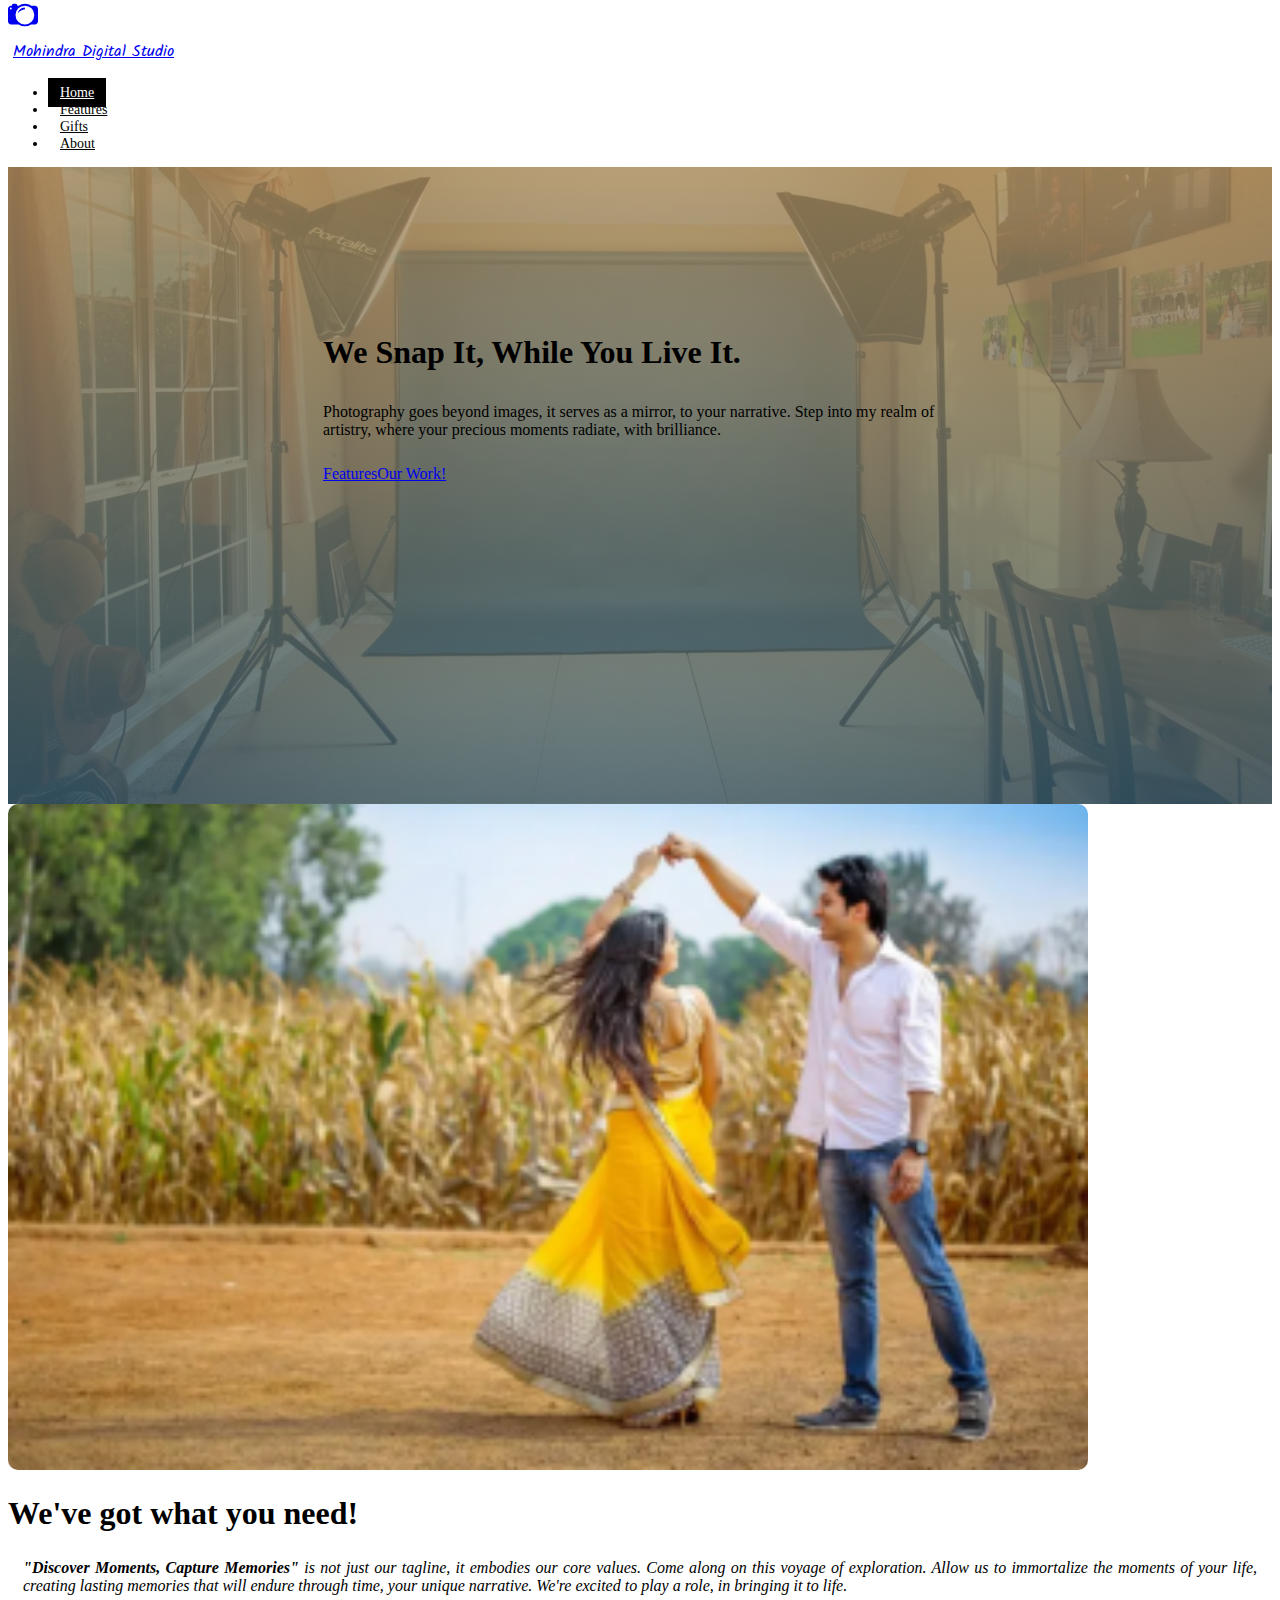
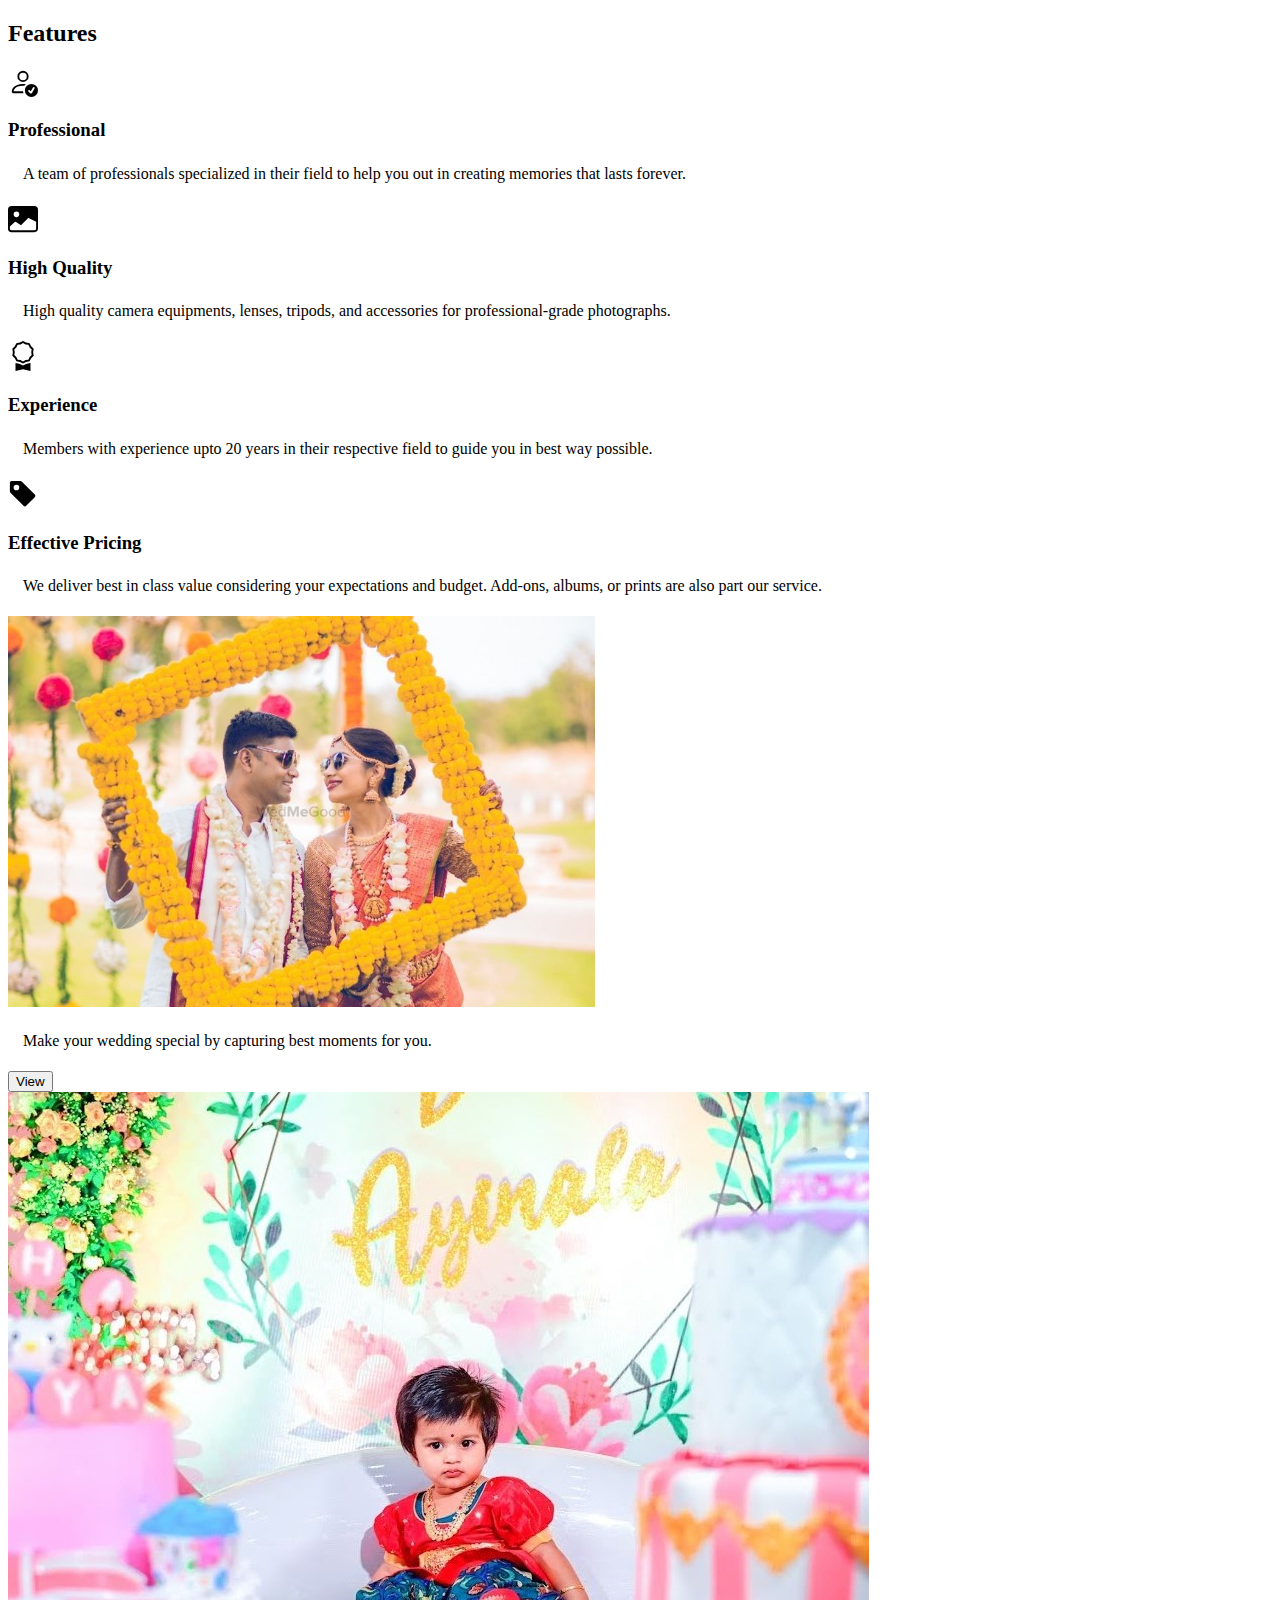
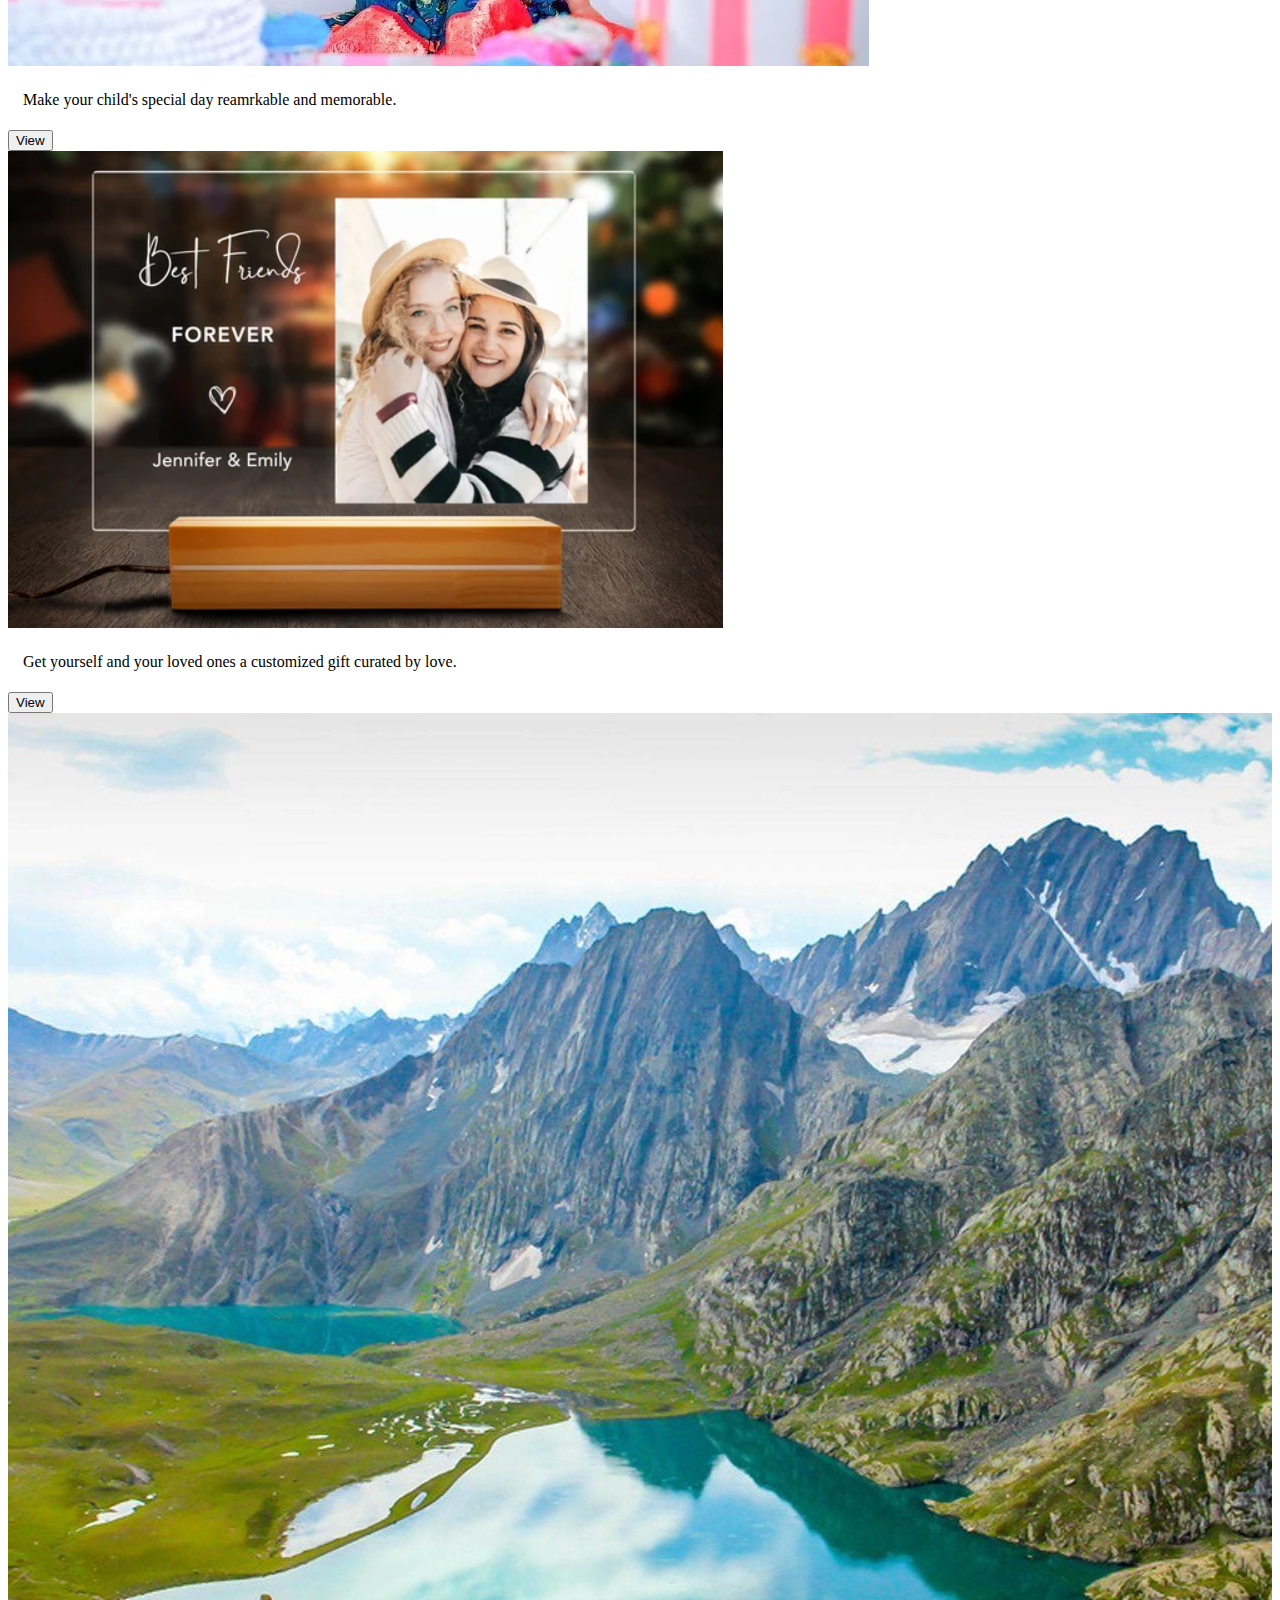
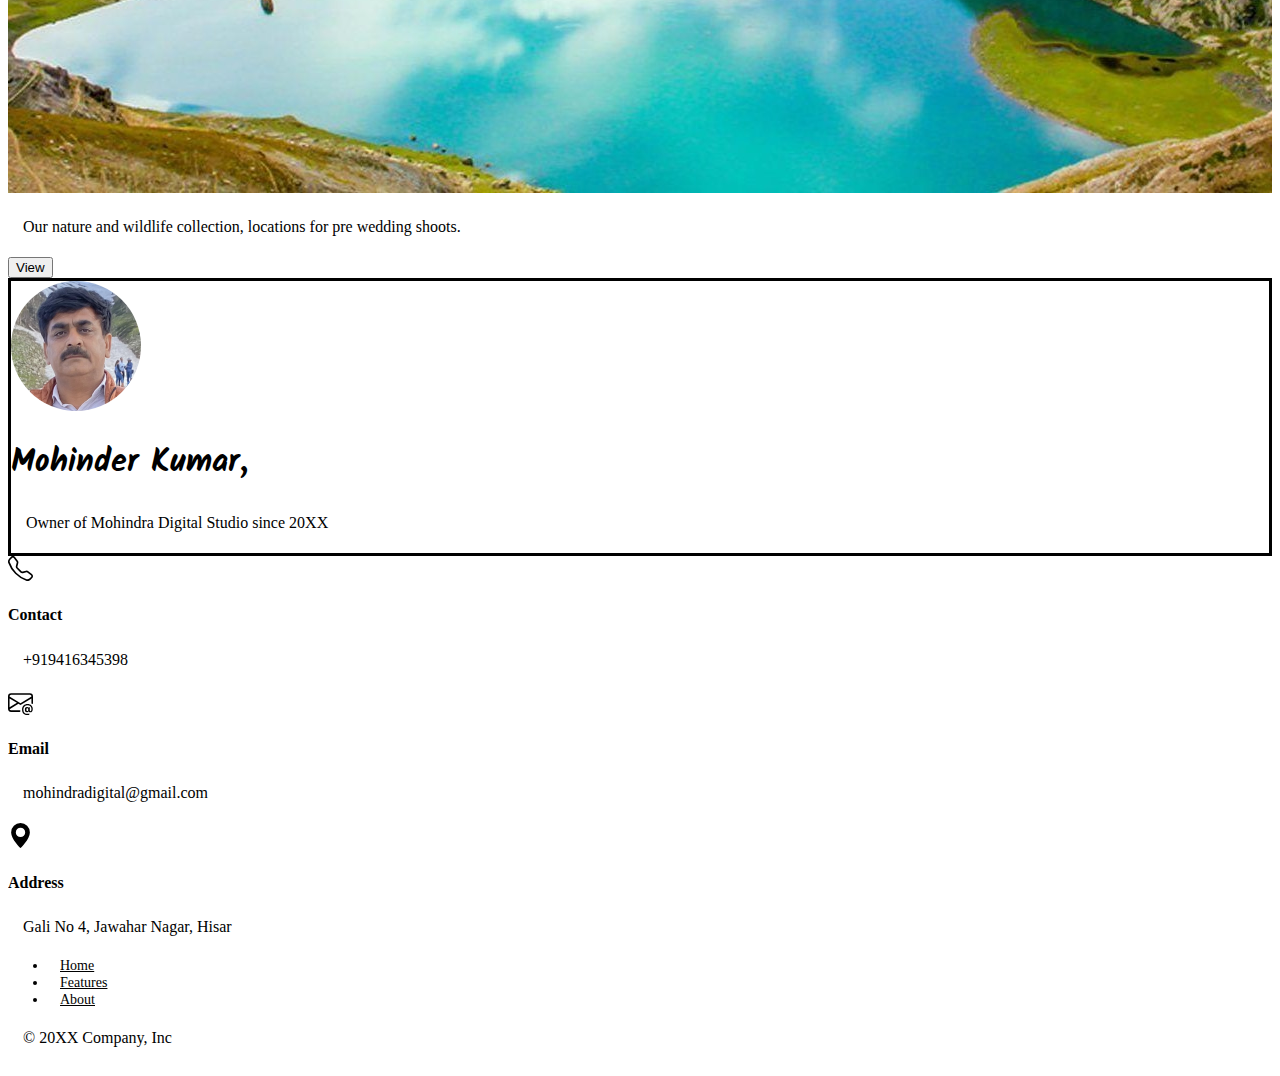
<file: 1.1 Landing Page/index.html>
<!DOCTYPE html>
<html lang="en">

<head>
  <meta charset="UTF-8">
  <meta name="viewport" content="width=device-width, initial-scale=1.0">
  <title>Mohindra Digital Studio</title>
  <link href="https://cdn.jsdelivr.net/npm/bootstrap@5.3.1/dist/css/bootstrap.min.css" rel="stylesheet"
    integrity="sha384-4bw+/aepP/YC94hEpVNVgiZdgIC5+VKNBQNGCHeKRQN+PtmoHDEXuppvnDJzQIu9" crossorigin="anonymous">
  <link rel="preconnect" href="https://fonts.googleapis.com">
  <link rel="preconnect" href="https://fonts.gstatic.com" crossorigin>
  <link href="https://fonts.googleapis.com/css2?family=Kalam&display=swap" rel="stylesheet">
  <link rel="stylesheet" href="style.css">
</head>

<body>
  <!-- NavBar -->

  <header class="d-flex flex-wrap justify-content-between py-3 border-bottom px-3">
    <a href="#home" class="d-flex align-items-center mb-md-0 me-md-auto link-body-emphasis text-decoration-none">
      <svg xmlns="http://www.w3.org/2000/svg" width="30" height="30" fill="currentColor" class="bi bi-camera2 mds-svg"
        viewBox="0 0 16 16">
        <path d="M5 8c0-1.657 2.343-3 4-3V4a4 4 0 0 0-4 4z" />
        <path
          d="M12.318 3h2.015C15.253 3 16 3.746 16 4.667v6.666c0 .92-.746 1.667-1.667 1.667h-2.015A5.97 5.97 0 0 1 9 14a5.972 5.972 0 0 1-3.318-1H1.667C.747 13 0 12.254 0 11.333V4.667C0 3.747.746 3 1.667 3H2a1 1 0 0 1 1-1h1a1 1 0 0 1 1 1h.682A5.97 5.97 0 0 1 9 2c1.227 0 2.367.368 3.318 1zM2 4.5a.5.5 0 1 0-1 0 .5.5 0 0 0 1 0zM14 8A5 5 0 1 0 4 8a5 5 0 0 0 10 0z" />
      </svg>
      <p class="fs-5 mds">Mohindra Digital Studio</p>
    </a>

    <ul class="nav nav-pills">
      <li class="nav-item home"><a href="#" class="nav-link active" aria-current="page">Home</a></li>
      <li class="nav-item features"><a href="#features" class="nav-link">Features</a></li>
      <li class="nav-item gifts"><a href="#" class="nav-link">Gifts</a></li>
      <li class="nav-item about"><a href="#about" class="nav-link">About</a></li>
    </ul>
  </header>

  <!-- Home  -->

  <div id="home" class="cover-container d-flex w-100 h-100 p-3 mx-auto flex-column">
    <main class="px-3">
      <div class="text-back">
        <h1>We Snap It, While You Live It.</h1>
        <p class="lead fs-4">Photography goes beyond images, it serves as a mirror, to your narrative. Step into my
          realm of
          artistry, where your precious moments radiate, with brilliance.</p>
        <p class="lead">
          <a href="#features" class="btn btn-lg btn-dark fw-bold border-black bg-black btn-right mx-2">Features</a>
          <a href="#our-work" class="btn btn-lg btn-dark fw-bold border-black bg-black btn-right mx-2">Our Work!</a>
        </p>
      </div>
    </main>
  </div>

  <!-- Motive -->

  <div class="container col-xxl-10 px-2 py-5">
    <div class="row flex-lg-row-reverse align-items-center g-5 py-2">
      <div class="col-10 col-sm-8 col-lg-6">
        <img src="./images/couple.png" class="d-block mx-lg-auto img-fluid couple-image mx-2" alt="couple"
          height="666px" width="1080px" loading="lazy">
      </div>
      <div class="col-lg-6">
        <h1 class="display-5 fw-bold text-body-emphasis lh-1 mb-3 ms-2">We've got what you need!</h1>
        <p class="fs-5 tagline-para mx-3"><b>"Discover Moments, Capture Memories"</b> is not just our tagline, it
          embodies
          our core values. Come along on this voyage of exploration. Allow us to immortalize the moments of your life,
          creating lasting memories that will endure through time, your unique narrative. We're excited to play a role,
          in bringing it to life.</p>
      </div>
    </div>
  </div>

  <!-- Features -->

  <div id="features" class="mx-4 px-4 py-5" id="hanging-icons">
    <h2 class="pb-2 border-bottom">Features</h2>
    <div class="row g-4 py-5 row-cols-1 row-cols-lg-4 row-cols-md-2">
      <div class="col d-flex align-items-start">
        <div
          class="text-body-emphasis bg-body-secondary d-inline-flex align-items-center justify-content-center fs-4 flex-shrink-0 me-3">
          <svg xmlns="http://www.w3.org/2000/svg" width="30" height="30" fill="currentColor" class="bi bi-person-check"
            viewBox="0 0 16 16">
            <path
              d="M12.5 16a3.5 3.5 0 1 0 0-7 3.5 3.5 0 0 0 0 7Zm1.679-4.493-1.335 2.226a.75.75 0 0 1-1.174.144l-.774-.773a.5.5 0 0 1 .708-.708l.547.548 1.17-1.951a.5.5 0 1 1 .858.514ZM11 5a3 3 0 1 1-6 0 3 3 0 0 1 6 0ZM8 7a2 2 0 1 0 0-4 2 2 0 0 0 0 4Z" />
            <path
              d="M8.256 14a4.474 4.474 0 0 1-.229-1.004H3c.001-.246.154-.986.832-1.664C4.484 10.68 5.711 10 8 10c.26 0 .507.009.74.025.226-.341.496-.65.804-.918C9.077 9.038 8.564 9 8 9c-5 0-6 3-6 4s1 1 1 1h5.256Z" />
          </svg>
        </div>
        <div>
          <h3 class="fs-2 text-body-emphasis">Professional</h3>
          <p>A team of professionals specialized in their field to help you out in creating memories that lasts forever.
          </p>
        </div>
      </div>
      <div class="col d-flex align-items-start">
        <div
          class="icon-square text-body-emphasis bg-body-secondary d-inline-flex align-items-center justify-content-center fs-4 flex-shrink-0 me-3">
          <svg xmlns="http://www.w3.org/2000/svg" width="30" height="30" fill="currentColor" class="bi bi-image-fill"
            viewBox="0 0 16 16">
            <path
              d="M.002 3a2 2 0 0 1 2-2h12a2 2 0 0 1 2 2v10a2 2 0 0 1-2 2h-12a2 2 0 0 1-2-2V3zm1 9v1a1 1 0 0 0 1 1h12a1 1 0 0 0 1-1V9.5l-3.777-1.947a.5.5 0 0 0-.577.093l-3.71 3.71-2.66-1.772a.5.5 0 0 0-.63.062L1.002 12zm5-6.5a1.5 1.5 0 1 0-3 0 1.5 1.5 0 0 0 3 0z" />
          </svg>
        </div>
        <div>
          <h3 class="fs-2 text-body-emphasis">High Quality</h3>
          <p>High quality camera equipments, lenses, tripods, and accessories for professional-grade photographs.</p>
        </div>
      </div>
      <div class="col d-flex align-items-start">
        <div
          class="icon-square text-body-emphasis bg-body-secondary d-inline-flex align-items-center justify-content-center fs-4 flex-shrink-0 me-3">
          <svg xmlns="http://www.w3.org/2000/svg" width="30" height="30" fill="currentColor" class="bi bi-award"
            viewBox="0 0 16 16">
            <path
              d="M9.669.864 8 0 6.331.864l-1.858.282-.842 1.68-1.337 1.32L2.6 6l-.306 1.854 1.337 1.32.842 1.68 1.858.282L8 12l1.669-.864 1.858-.282.842-1.68 1.337-1.32L13.4 6l.306-1.854-1.337-1.32-.842-1.68L9.669.864zm1.196 1.193.684 1.365 1.086 1.072L12.387 6l.248 1.506-1.086 1.072-.684 1.365-1.51.229L8 10.874l-1.355-.702-1.51-.229-.684-1.365-1.086-1.072L3.614 6l-.25-1.506 1.087-1.072.684-1.365 1.51-.229L8 1.126l1.356.702 1.509.229z" />
            <path d="M4 11.794V16l4-1 4 1v-4.206l-2.018.306L8 13.126 6.018 12.1 4 11.794z" />
          </svg>
        </div>
        <div>
          <h3 class="fs-2 text-body-emphasis">Experience</h3>
          <p>Members with experience upto 20 years in their respective field to guide you in best way possible.</p>
        </div>
      </div>
      <div class="col d-flex align-items-start">
        <div
          class="icon-square text-body-emphasis bg-body-secondary d-inline-flex align-items-center justify-content-center fs-4 flex-shrink-0 me-3">
          <svg xmlns="http://www.w3.org/2000/svg" width="30" height="30" fill="currentColor" class="bi bi-tag-fill"
            viewBox="0 0 16 16">
            <path
              d="M2 1a1 1 0 0 0-1 1v4.586a1 1 0 0 0 .293.707l7 7a1 1 0 0 0 1.414 0l4.586-4.586a1 1 0 0 0 0-1.414l-7-7A1 1 0 0 0 6.586 1H2zm4 3.5a1.5 1.5 0 1 1-3 0 1.5 1.5 0 0 1 3 0z" />
          </svg>
        </div>
        <div>
          <h3 class="fs-2 text-body-emphasis">Effective Pricing</h3>
          <p>We deliver best in class value considering your expectations and budget. Add-ons, albums, or prints are
            also part our service.</p>
        </div>
      </div>
    </div>
  </div>


  <!-- Our Work -->

  <div id="our-work" class="mx-4">
    <div class="row row-cols-1 row-cols-sm-2 row-cols-md-4 g-3">

      <div class="col">
        <div class="card shadow-sm">
          <img src="./images/wedding.png" alt="">
          <div class="card-body">
            <p class="card-text">Make your wedding special by capturing best moments for you.</p>
            <div class="d-flex justify-content-between align-items-center">
              <div class="btn-group">
                <button type="button" class="btn btn-sm btn-outline-secondary">View</button>
              </div>
            </div>
          </div>
        </div>
      </div>

      <div class="col">
        <div class="card shadow-sm">
          <img src="./images/bday.jpg" alt="birthday">
          <div class="card-body">
            <p class="card-text">Make your child's special day reamrkable and memorable.</p>
            <div class="d-flex justify-content-between align-items-center">
              <div class="btn-group">
                <button type="button" class="btn btn-sm btn-outline-secondary">View</button>
              </div>
            </div>
          </div>
        </div>
      </div>

      <div class="col">
        <div class="card shadow-sm">
          <img src="./images/gift.png" alt="">
          <div class="card-body">
            <p class="card-text">Get yourself and your loved ones a customized gift curated by love.</p>
            <div class="d-flex justify-content-between align-items-center">
              <div class="btn-group">
                <button type="button" class="btn btn-sm btn-outline-secondary">View</button>
              </div>
            </div>
          </div>
        </div>
      </div>

      <div class="col">
        <div class="card shadow-sm">
          <img src="./images/nature.jpg" alt="">
          <div class="card-body">
            <p class="card-text">Our nature and wildlife collection, locations for pre wedding shoots.</p>
            <div class="d-flex justify-content-between align-items-center">
              <div class="btn-group">
                <button type="button" class="btn btn-sm btn-outline-secondary">View</button>
              </div>
            </div>
          </div>
        </div>
      </div>
    </div>
  </div>

  <!-- About -->

  <div id="about" class="my-2 py-5">
    <div class="pt-5 pb-3 text-center bg-body-tertiary rounded-5">
      <div class="apply-border rounded-5 py-3 mx-3 my-4 bg-white">
        <img class="owner" src="./images/mohinder.png" alt="Mohinder Kumar">
        <h1 class="text-body-emphasis owner-info mt-4">Mohinder Kumar,</h1>
        <p class="col-lg-8 mx-auto fs-5 text-muted">
          Owner of Mohindra Digital Studio since 20XX
        </p>
      </div>
      <div class="mx-4 bg-body-tertiary rounded-3">


        <div class="flex-column">
          <div class="d-inline-flex align-items-center justify-content-center fs-4 rounded-3 my-2">
            <svg xmlns="http://www.w3.org/2000/svg" width="25" height="25" fill="currentColor" class="bi bi-telephone"
              viewBox="0 0 16 16">
              <path
                d="M3.654 1.328a.678.678 0 0 0-1.015-.063L1.605 2.3c-.483.484-.661 1.169-.45 1.77a17.568 17.568 0 0 0 4.168 6.608 17.569 17.569 0 0 0 6.608 4.168c.601.211 1.286.033 1.77-.45l1.034-1.034a.678.678 0 0 0-.063-1.015l-2.307-1.794a.678.678 0 0 0-.58-.122l-2.19.547a1.745 1.745 0 0 1-1.657-.459L5.482 8.062a1.745 1.745 0 0 1-.46-1.657l.548-2.19a.678.678 0 0 0-.122-.58L3.654 1.328zM1.884.511a1.745 1.745 0 0 1 2.612.163L6.29 2.98c.329.423.445.974.315 1.494l-.547 2.19a.678.678 0 0 0 .178.643l2.457 2.457a.678.678 0 0 0 .644.178l2.189-.547a1.745 1.745 0 0 1 1.494.315l2.306 1.794c.829.645.905 1.87.163 2.611l-1.034 1.034c-.74.74-1.846 1.065-2.877.702a18.634 18.634 0 0 1-7.01-4.42 18.634 18.634 0 0 1-4.42-7.009c-.362-1.03-.037-2.137.703-2.877L1.885.511z">
              </path>
            </svg>
            <h4 class="fw-semibold mb-0 text-body-emphasis mx-4">Contact</h4>
          </div>
          <p class="text-body-secondary">+919416345398</p>
        </div>
        <div class="flex-column">
          <div class="d-inline-flex align-items-center justify-content-center fs-4 rounded-3 my-2">
            <svg xmlns="http://www.w3.org/2000/svg" width="25" height="25" fill="currentColor" class="bi bi-envelope-at"
              viewBox="0 0 16 16">
              <path
                d="M2 2a2 2 0 0 0-2 2v8.01A2 2 0 0 0 2 14h5.5a.5.5 0 0 0 0-1H2a1 1 0 0 1-.966-.741l5.64-3.471L8 9.583l7-4.2V8.5a.5.5 0 0 0 1 0V4a2 2 0 0 0-2-2H2Zm3.708 6.208L1 11.105V5.383l4.708 2.825ZM1 4.217V4a1 1 0 0 1 1-1h12a1 1 0 0 1 1 1v.217l-7 4.2-7-4.2Z">
              </path>
              <path
                d="M14.247 14.269c1.01 0 1.587-.857 1.587-2.025v-.21C15.834 10.43 14.64 9 12.52 9h-.035C10.42 9 9 10.36 9 12.432v.214C9 14.82 10.438 16 12.358 16h.044c.594 0 1.018-.074 1.237-.175v-.73c-.245.11-.673.18-1.18.18h-.044c-1.334 0-2.571-.788-2.571-2.655v-.157c0-1.657 1.058-2.724 2.64-2.724h.04c1.535 0 2.484 1.05 2.484 2.326v.118c0 .975-.324 1.39-.639 1.39-.232 0-.41-.148-.41-.42v-2.19h-.906v.569h-.03c-.084-.298-.368-.63-.954-.63-.778 0-1.259.555-1.259 1.4v.528c0 .892.49 1.434 1.26 1.434.471 0 .896-.227 1.014-.643h.043c.118.42.617.648 1.12.648Zm-2.453-1.588v-.227c0-.546.227-.791.573-.791.297 0 .572.192.572.708v.367c0 .573-.253.744-.564.744-.354 0-.581-.215-.581-.8Z">
              </path>
            </svg>
            <h4 class="fw-semibold mb-0 text-body-emphasis mx-4">Email</h4>
          </div>
          <p class="text-body-secondary">mohindradigital@gmail.com</p>
        </div>
        <div class="flex-column">
          <div class="d-inline-flex align-items-center justify-content-center fs-4 rounded-3 my-2">
            <svg xmlns="http://www.w3.org/2000/svg" width="25" height="25" fill="currentColor" class="bi bi-geo-alt-fill" viewBox="0 0 16 16">
              <path d="M8 16s6-5.686 6-10A6 6 0 0 0 2 6c0 4.314 6 10 6 10zm0-7a3 3 0 1 1 0-6 3 3 0 0 1 0 6z"/>
            </svg>
            <h4 class="fw-semibold mb-0 text-body-emphasis mx-4">Address</h4>
          </div>
          <p class="text-body-secondary">Gali No 4, Jawahar Nagar, Hisar</p>
        </div>
      </div>
    </div>
  </div>

  <!-- Footer -->

  <div>
    <footer class="py-2 my-2">
      <ul class="nav justify-content-center border-bottom pb-3 mb-3">
        <li class="nav-item"><a href="#home" class="nav-link px-2 text-body-secondary">Home</a></li>
        <li class="nav-item"><a href="#features" class="nav-link px-2 text-body-secondary">Features</a></li>
        <li class="nav-item"><a href="#about" class="nav-link px-2 text-body-secondary">About</a></li>
      </ul>
      <p class="text-center text-body-secondary">© 20XX Company, Inc</p>
    </footer>
  </div>

  <!-- <script src="https://cdn.jsdelivr.net/npm/bootstrap@5.3.1/dist/js/bootstrap.bundle.min.js" integrity="sha384-HwwvtgBNo3bZJJLYd8oVXjrBZt8cqVSpeBNS5n7C8IVInixGAoxmnlMuBnhbgrkm" crossorigin="anonymous"></script>
      <script src="index.js"></script> -->
</body>

</html>
</file>
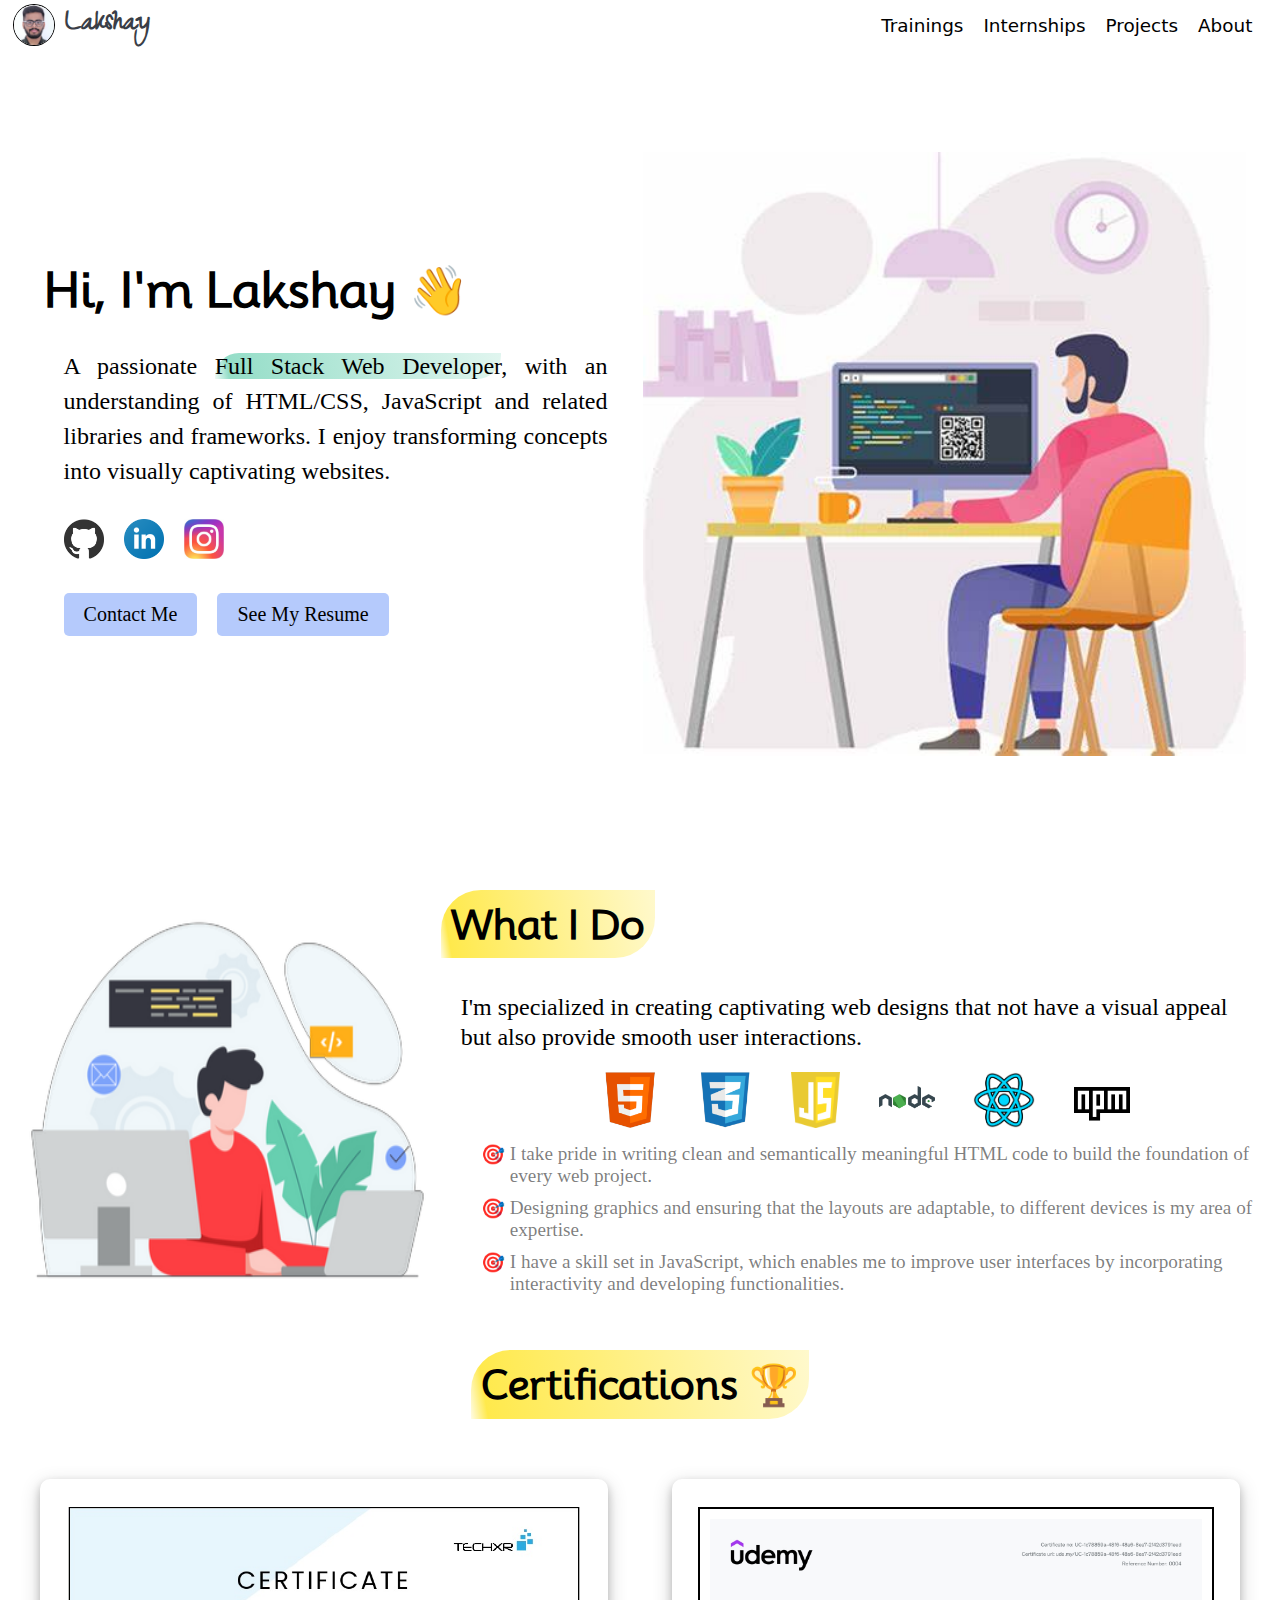
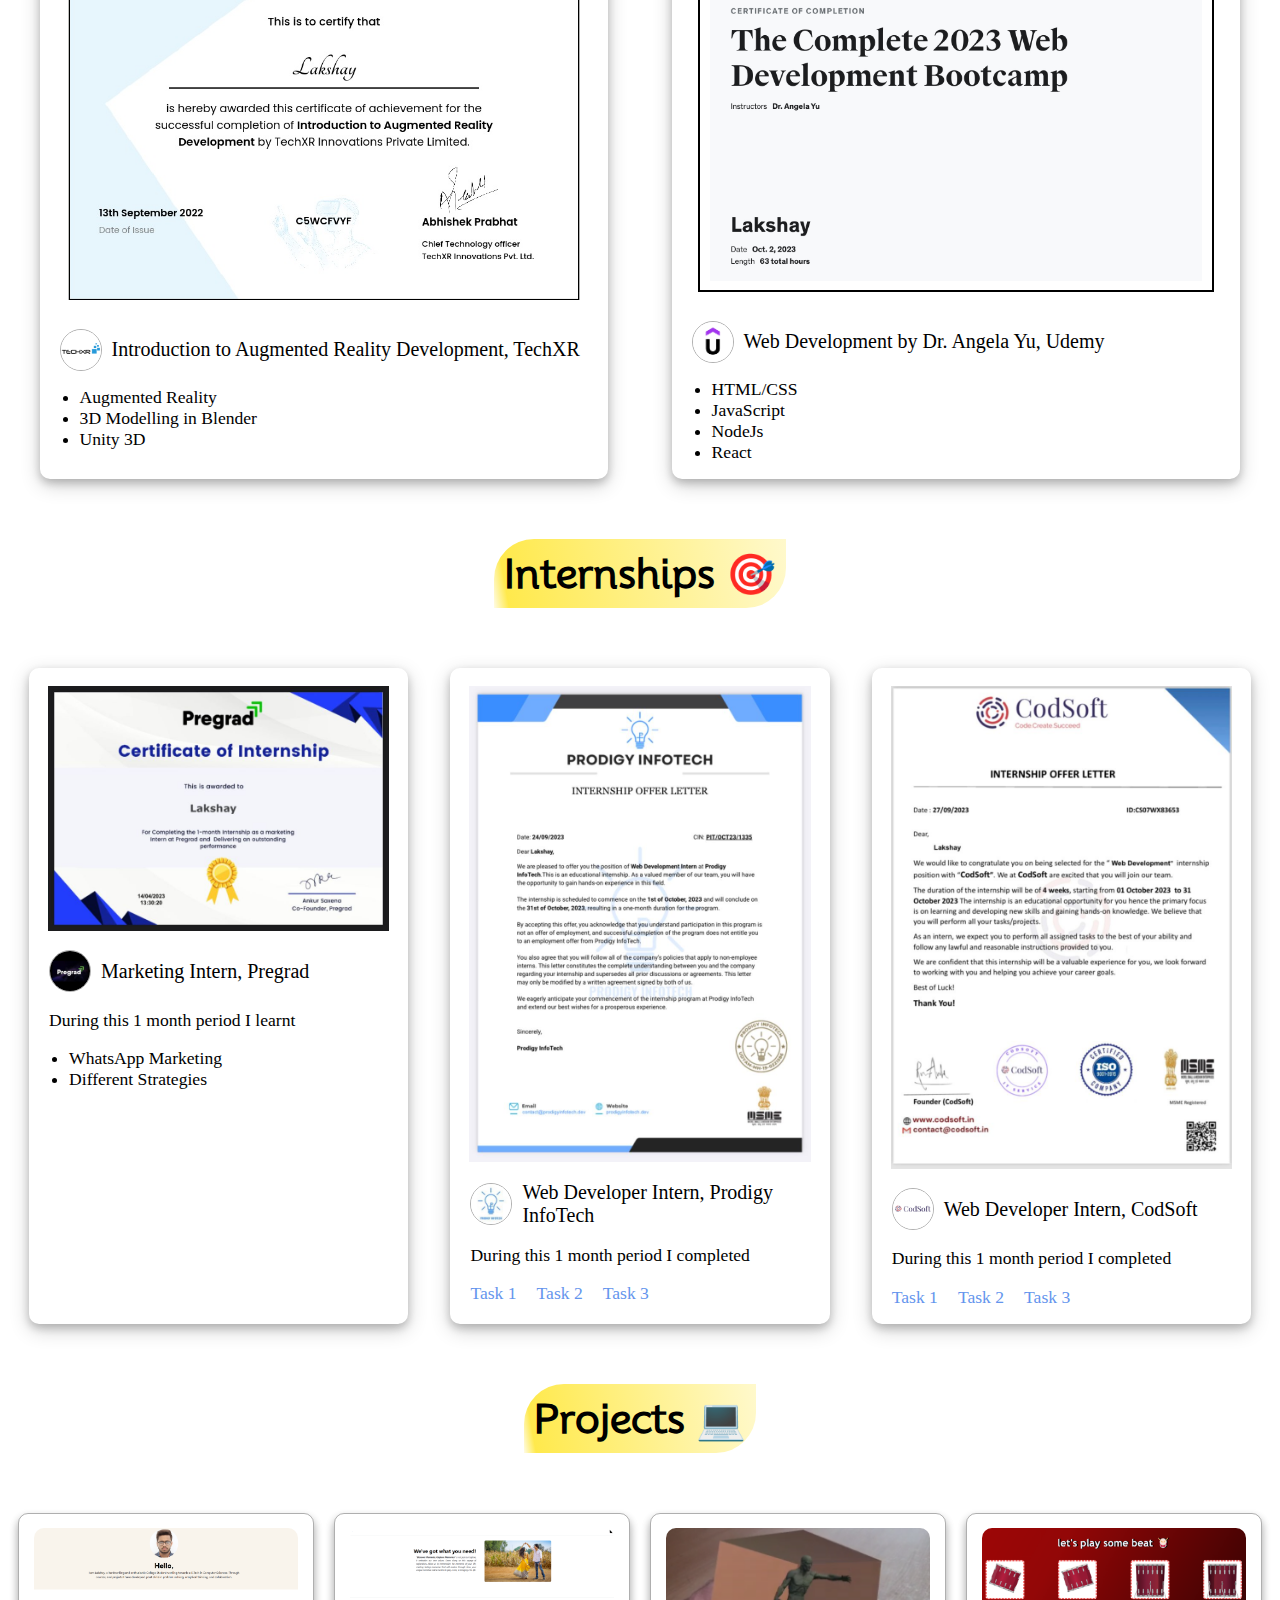
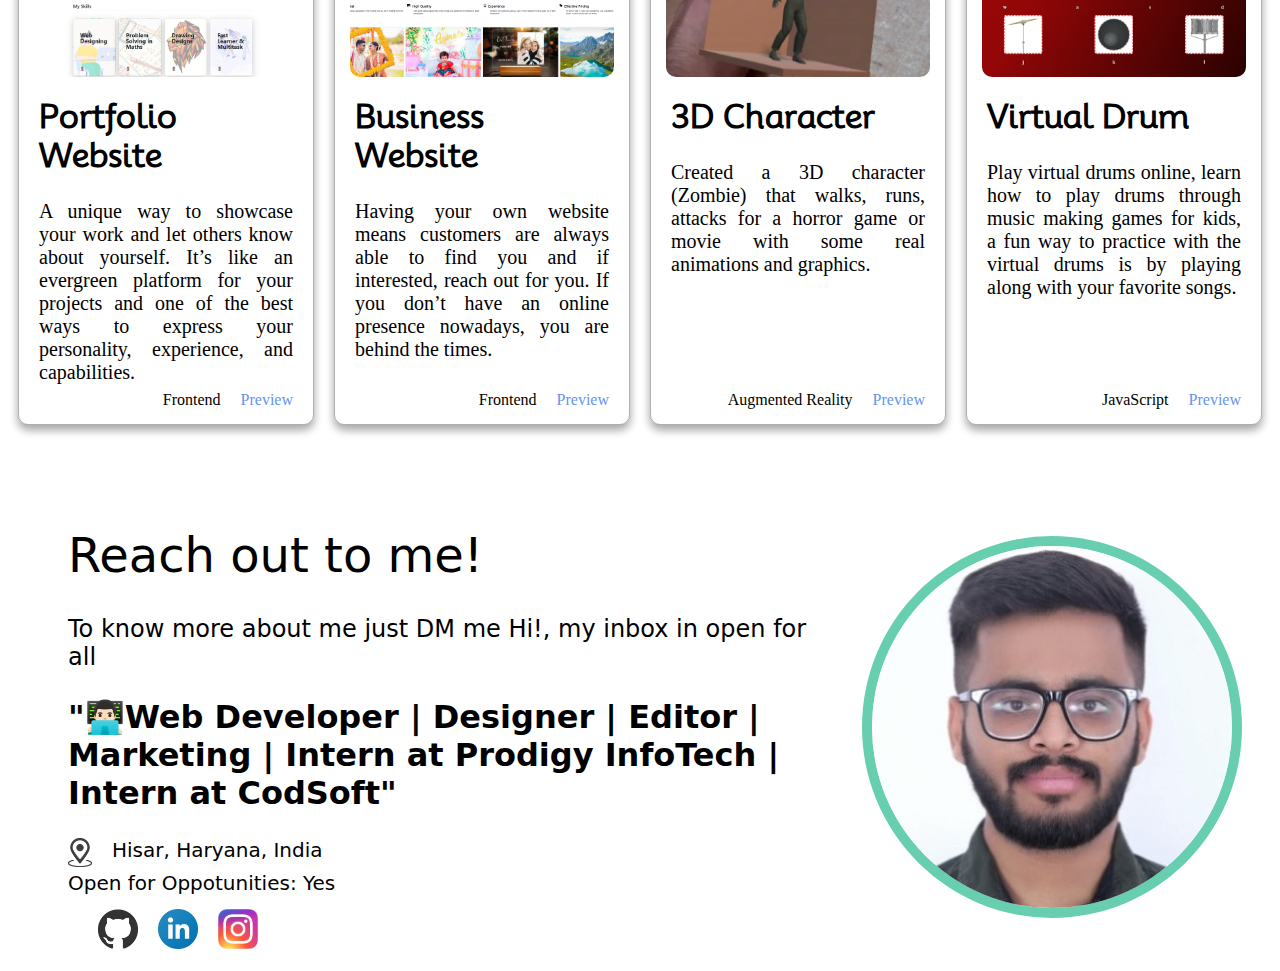
<file: 1.2 Portfolio/index.html>
<!DOCTYPE html>
<html lang="en">

<head>
    <meta charset="UTF-8">
    <meta name="viewport" content="width=device-width, initial-scale=1.0">
    <title>Document</title>
    <link rel="stylesheet" href="style.css">
    <link rel="preconnect" href="https://fonts.googleapis.com">
    <link rel="preconnect" href="https://fonts.gstatic.com" crossorigin>
    <link href="https://fonts.googleapis.com/css2?family=Caveat&family=Kalam&family=Mooli&family=Zeyada&display=swap"
        rel="stylesheet">
</head>

<body>
    <!-- Navbar -->
    <div class="container">
        <a class="profile" href = "#">
            <img class="profile-pic" src="./images/Passport-Size-Lakshay.jpeg" alt="Lakshay">
            <h1 class="name">Lakshay</h1>
        </a>
        <ul class="list">
            <li class="listitem"><a href="#certifications">Trainings</a></li>
            <li class="listitem"><a href="#internships">Internships</a></li>
            <li class="listitem"><a href="#projects">Projects</a></li>
            <li class="listitem"><a href="#about">About</a></li>
        </ul>
    </div>

    <!-- Introduction  -->
    <div class="introduction" id="introduction">
        <div class="myself">
            <h1>Hi, I'm Lakshay 👋</h1>
            <p>A passionate <span class="highlight-green">Full Stack Web Developer</span>, with an understanding of
                HTML/CSS,
                JavaScript and related libraries and
                frameworks. I enjoy transforming concepts into visually captivating websites.</p>
            <div class="social">
                <a href="https://github.com/Lakshay0001" target="_blank"><img src="./images/GitHub_logo.png"
                        alt="Github" class="logo"></a>
                <a href="https://www.linkedin.com/in/mrlakshay/" target="_blank"><img
                        src="./images/linkedin-icon-logo.png" alt="LinkedIn" class="logo"></a>
                <a href="https://www.instagram.com/_.lakshay00._/" target="_blank"><img src="./images/instagram.jpeg"
                        alt="instagram" class="logo"></a>
            </div>
            <div class="links">
                <a class="redirect" href="#about">Contact Me</a>
                <a class="redirect" href="resume.html" target="_blank">See My Resume</a>
            </div>

        </div>
        <img class="developer" src="./images/introduction.jpeg" alt="web developer">
    </div>

    <!-- What I Do -->
    <div class="about-work" id="about-work">
        <img src="./images/display-rec.png" alt="programmer" class="programmer">
        <div class="whatido">
            <h2 class="highlight-yellow">What I Do</h2>
            <p>I'm specialized in creating captivating web designs that not have a visual appeal but also provide smooth
                user interactions.</p>
            <div class="langbox">
                <img src="./images/HTML.png" alt="html" class="lang">
                <img src="./images/CSS.png" alt="css" class="lang">
                <img src="./images/JS.png" alt="js" class="lang">
                <img src="./images/NODE.png" alt="node" class="lang">
                <img src="./images/REACT.png" alt="react" class="lang">
                <img src="./images/NPM.png" alt="npm" class="lang">
            </div>
            <div class="detail">
                <p class="bullets">🎯</p>
                <p class="bullet-text">I take pride in writing clean and semantically meaningful HTML code to build the
                    foundation of every web project.</p>
                <p class="bullets">🎯</p>
                <p class="bullet-text">Designing graphics and ensuring that the layouts are adaptable, to different
                    devices is
                    my area of expertise.</p>
                <p class="bullets">🎯</p>
                <p class="bullet-text">I have a skill set in JavaScript, which enables me to improve user interfaces by
                    incorporating interactivity and developing functionalities.</p>
            </div>
        </div>
    </div>

    <!-- Certifications -->
    <div class="certifications" id="certifications">
        <div class="certification-heading">
            <h2 class="highlight-yellow">Certifications 🏆</h2>
        </div>
        <div class="certification-detail">
            <div class="certificate1">
                <img class="certificate-image" src="./images/Certificate_TechXR.png" alt="Certificate_TechXR">
                <div class="org-detail">
                    <img src="./images/techxr-logo.png" alt="techxr-logo">
                    <p>Introduction to Augmented Reality Development, TechXR</p>
                </div>
                <div class="course-detail">
                    <ul>
                        <li>Augmented Reality</li>
                        <li>3D Modelling in Blender</li>
                        <li>Unity 3D</li>
                    </ul>
                </div>
            </div>
            <div class="certificate2">
                <img class="certificate-image" src="./images/training-udemy.jpg" alt="Certificate_Udemy">
                <div class="org-detail">
                    <img src="./images/udemy-logo.png" alt="udemy-logo">
                    <p>Web Development by Dr. Angela Yu, Udemy</p>
                </div>
                <div class="course-detail">
                    <ul>
                        <li>HTML/CSS</li>
                        <li>JavaScript</li>
                        <li>NodeJs</li>
                        <li>React</li>
                    </ul>
                </div>
            </div>
        </div>
    </div>

    <!-- Internships -->
    <div class="internships" id="internships">
        <div class="internship-heading">
            <h2 class="highlight-yellow">Internships 🎯</h2>
        </div>
        <div class="internship-detail">
            <div class="internship1">
                <img class="internship-image" src="./images/internship-pregrad.jpg" alt="pregrad">
                <div class="org-detail">
                    <img src="./images/pregrad-logo.png" alt="udemy-logo">
                    <p>Marketing Intern, Pregrad</p>
                </div>
                <div class="intern-detail">
                    <p>During this 1 month period I learnt</p>
                    <ul>
                        <li>WhatsApp Marketing</li>
                        <li>Different Strategies</li>
                    </ul>
                </div>
            </div>
            <div class="internship2">
                <img class="internship-image" src="./images/internship-prodigy-infotech.jpg" alt="prodigy infotech">
                <div class="org-detail">
                    <img src="./images/prodigy-infotech-logo.jpg" alt="udemy-logo">
                    <p>Web Developer Intern, Prodigy InfoTech</p>
                </div>
                <div class="intern-detail">
                    <p>During this 1 month period I completed</p>
                    <ul class="tasklist">
                        <li>
                            <a href="#" target="_blank">Task 1</a>
                        </li>
                        <li>
                            <a href="#" target="_blank">Task 2</a>
                        </li>
                        <li>
                            <a href="#" target="_blank">Task 3</a>
                        </li>
                    </ul>
                </div>
            </div>
            <div class="internship3">
                <img class="internship-image" src="./images/internship-codsoft.jpeg" alt="codsoft">
                <div class="org-detail">
                    <img src="./images/codsoft-logo.png" alt="udemy-logo">
                    <p>Web Developer Intern, CodSoft</p>
                </div>
                <div class="intern-detail">
                    <p>During this 1 month period I completed</p>
                    <ul class="tasklist">
                        <li>
                            <a href="#" target="_blank">Task 1</a>
                        </li>
                        <li>
                            <a href="#" target="_blank">Task 2</a>
                        </li>
                        <li>
                            <a href="#" target="_blank">Task 3</a>
                        </li>
                    </ul>
                </div>
            </div>
        </div>
    </div>

    <!-- Projects -->
    <div class="projects" id="projects">
        <div class="project-heading">
            <h2 class="highlight-yellow">Projects 💻</h2>
        </div>
        <div class="project-detail">
            <div class="project1">
                <img class="project-image" src="./images/project1.png" alt="project1">
                <h3>Portfolio Website</h3>
                <p>A unique way to showcase your work and let others know about yourself. It’s like an evergreen
                    platform for your projects and one of the best ways to express your personality, experience, and
                    capabilities.</p>

                <ul class="projectlist">
                    <li class="projectlistitem">Frontend</li>
                    <li class="projectlistitem"><a href="https://lakshay0001.github.io/Portfolio_Lakshay/"
                            target="_blank">Preview</a></li>
                </ul>
            </div>
            <div class="project2">
                <img class="project-image" src="./images/project2.png" alt="project2">
                <h3>Business Website</h3>
                <p>Having your own website means customers are always able to find you and if interested, reach out for
                    you. If you don’t have an online presence nowadays, you are behind the times.</p>

                <ul class="projectlist">
                    <li class="projectlistitem">Frontend</li>
                    <li class="projectlistitem"><a href="https://lakshay0001.github.io/Mohindra-Digital-Studio/"
                            target="_blank">Preview</a>
                    </li>
                </ul>
            </div>
            <div class="project3">
                <img class="project-image" src="./images/project3.png" alt="project3">
                <h3>3D Character</h3>
                <p>Created a 3D character (Zombie) that walks, runs, attacks for a horror game or movie with some real
                    animations and graphics.</p>

                <ul class="projectlist">
                    <li class="projectlistitem">Augmented Reality</li>
                    <li class="projectlistitem"><a href="#" target="_blank">Preview</a>
                    </li>
                </ul>
            </div>
            <div class="project4">
                <img class="project-image" src="./images/project4.png" alt="project4">
                <h3>Virtual Drum</h3>
                <p>Play virtual drums online, learn how to play drums through music making games for kids, a fun way to
                    practice with the virtual drums is by playing along with your favorite songs.</p>

                <ul class="projectlist">
                    <li class="projectlistitem">JavaScript</li>
                    <li class="projectlistitem"><a href="https://lakshay0001.github.io/VirtualDrum/"
                            target="_blank">Preview</a></li>
                </ul>
            </div>
        </div>
    </div>

    <!-- Reach out -->
    <div class="about" id="about">
        <div class="mydetail">
            <h1>Reach out to me!</h1>
            <p class="dm">To know more about me just DM me Hi!, my inbox in open for all</p>
            <h2>"👨🏻‍💻Web Developer | Designer | Editor | Marketing | Intern at Prodigy InfoTech | Intern at CodSoft"
            </h2>
            <div class="location">
                <img src="./images/location.png" alt="location">
                <p>Hisar, Haryana, India</p>
            </div>
            <p class="open">Open for Oppotunities: Yes</p>
            <div class="social">
                <a href="https://github.com/Lakshay0001" target="_blank"><img src="./images/GitHub_logo.png"
                        alt="Github" class="logo"></a>
                <a href="https://www.linkedin.com/in/mrlakshay/" target="_blank"><img
                        src="./images/linkedin-icon-logo.png" alt="LinkedIn" class="logo"></a>
                <a href="https://www.instagram.com/_.lakshay00._/" target="_blank"><img src="./images/instagram.jpeg"
                        alt="instagram" class="logo"></a>
            </div>
        </div>
        <div class="myimage">
            <img src="./images/Passport-Size-Lakshay.jpeg" alt="lakshay">
        </div>
    </div>

</body>

</html>
</file>
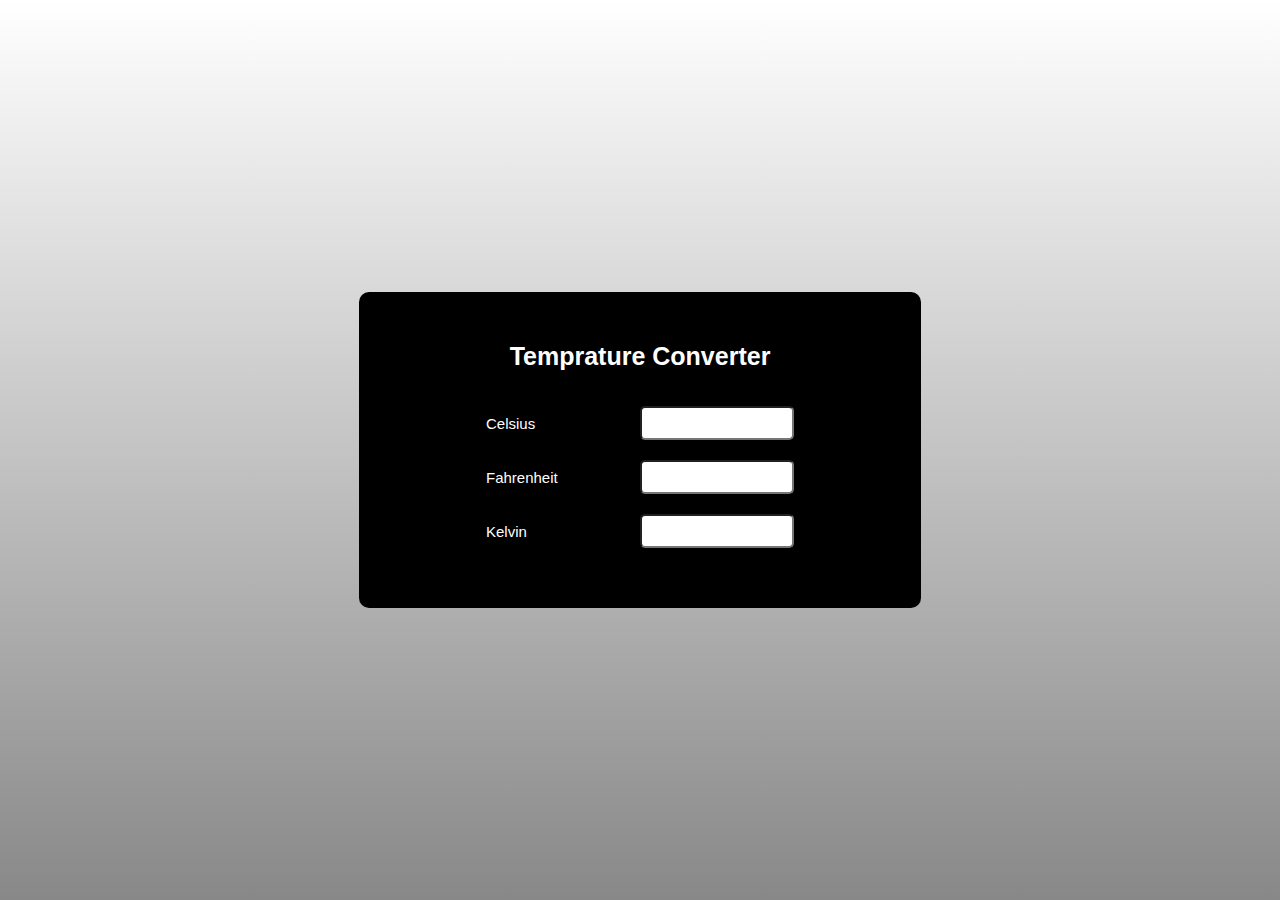
<file: 1.3 Temp Converter/index.html>
<!DOCTYPE html> 
<html lang="en"> 

<head> 
	<meta charset="UTF-8"> 
	<meta name="viewport"
		content="width=device-width, 
				initial-scale=1.0"> 

	<style> 
		* { 
			margin: 0; 
			padding: 0; 
			font-family: 
				Verdana, Geneva, Tahoma, sans-serif; 
		} 

		.container { 
			width: 100%; 
			height: 100vh; 
			background-image: 
				linear-gradient(#fff, 
								#888); 
			display: flex; 
			flex-direction: column; 
			justify-content: center; 
			align-items: center; 
		} 

		.converter h1 { 
			color: #fff; 
			font-weight: 700; 
			font-size: 25px; 
			text-align: center; 
            padding-bottom: 25px;
		} 

		.converter { 
			display: flex; 
            flex-direction: column;
			width: 40%; 
			justify-content: space-between; 
			align-items: center; 
			background: #000; 
			border-radius: 10px; 
			padding: 50px 25px; 
		} 

		.column { 
            display: grid; 
            grid-template-columns: 1fr 1fr;
            padding: 10px;
			flex-basis: 32%; 
			text-align: center; 
		} 

		.column label { 
			font-size: 15px; 
			font-weight: 500; 
            align-self: center;
            justify-self: start;
			color: #fff; 
		} 

		.column input { 
			width: 150px; 
			height: 30px; 
			background: white; 
			border-radius: 5px; 
			text-align: center; 
		} 
	</style> 
</head> 

<body> 
	<div class="container">  
		<div class="converter"> 
            <h1>Temprature Converter</h1>
            <div class="column"> 
                <label>Celsius</label> 
                <input type="number"
                    id="c"> 
            </div> 

			<div class="column"> 
				<label>Fahrenheit</label> 
				<input type="number"
					id="f"> 
			</div> 

			<div class="column"> 
				<label>Kelvin</label> 
				<input type="number"
					id="k"> 
			</div> 
		</div> 
	</div> 

	<script> 
		let c = 
			document.getElementById('c'); 
		let f = 
			document.getElementById('f'); 
		let k = 
			document.getElementById('k'); 
		c.oninput = function () { 
			let f = (parseFloat(c.value) * 9) / 5 + 32; 
			f.value = parseFloat(f.toFixed(2)); 

			let k = (parseFloat(c.value) + 273.15); 
			k.value = parseFloat(k.toFixed(2)); 
		} 
		f.oninput = function () { 
			let c = ((parseFloat( 
				f.value) - 32) * 5) / 9; 
			c.value = parseFloat(c.toFixed(2)); 

			let k = (parseFloat( 
				f.value) - 32) * 5 / 9 + 273.15; 
			k.value = parseFloat(k.toFixed(2)); 
		} 
		k.oninput = function () { 
			let f = (parseFloat( 
				k.value) - 273.15) * 9 / 5 + 32; 
			f.value = parseFloat(f.toFixed(2)); 

			let c = (parseFloat(k.value) - 273.15); 
			c.value = parseFloat(c.toFixed(2)); 
		} 
	</script> 
</body> 

</html>
</file>
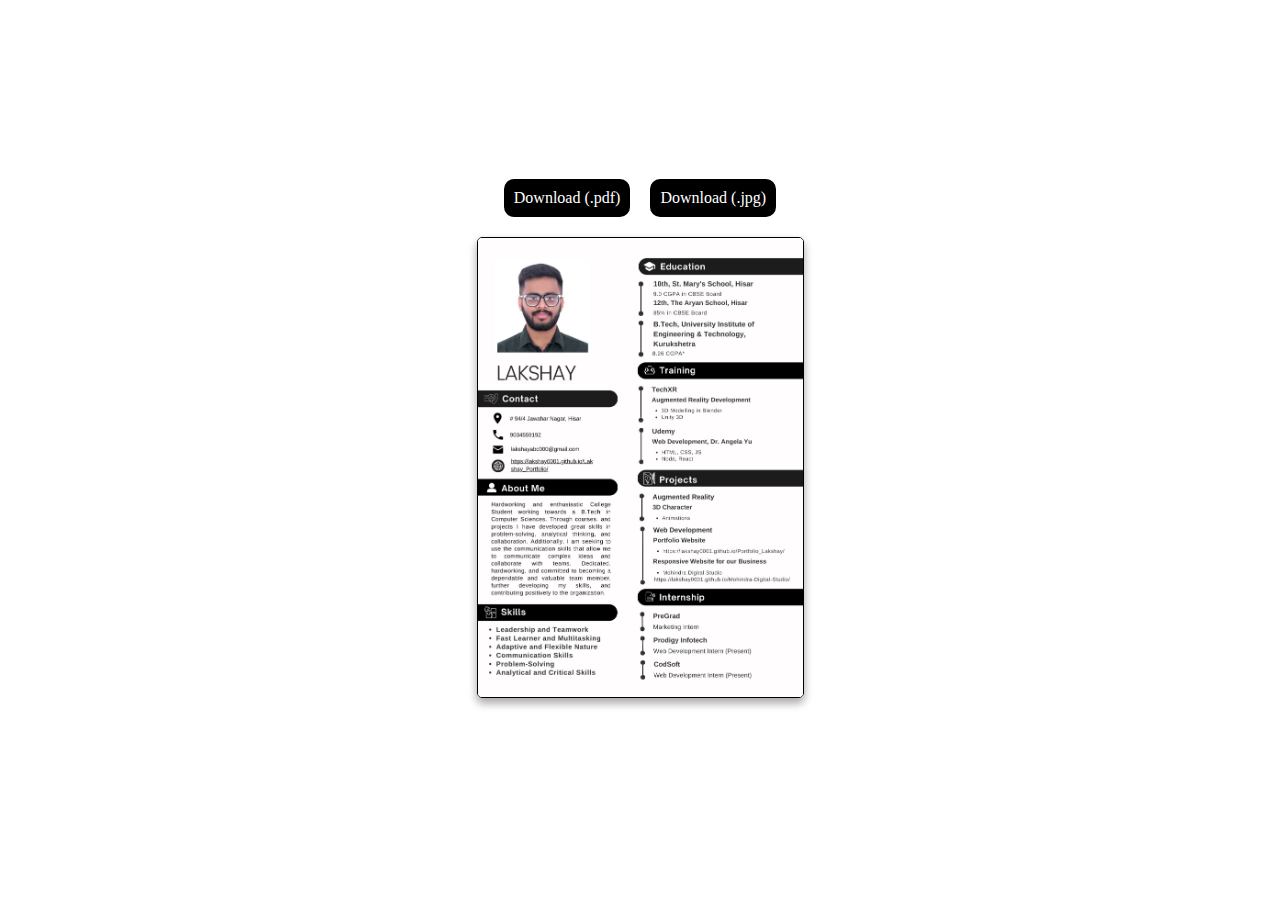
<file: 1.2 Portfolio/resume.html>
<!DOCTYPE html>
<html lang="en">
<head>
    <meta charset="UTF-8">
    <meta name="viewport" content="width=device-width, initial-scale=1.0">
    <title>Resume-Lakshay</title>
    <link rel="stylesheet" href="resume.css">
</head>
<body class = "gradient-background">
    <div class="resume-container">
        <div class="option">
            <a href="./images/Resume.pdf" class="download-resume" download>Download (.pdf)</a>
            <a href="./images/Resume.jpg" class="download-resume" download>Download (.jpg)</a>
        </div>
        <div class="resume">
            <img src="./images/Resume.jpg" alt="Resume-Lakshay">
        </div>
    </div>
</body>
</html>
</file>
<file: 1.1 Landing Page/style.css>
html, body {
    overflow-x: hidden !important;
}

body {
    position: relative;
}

header {
    overflow: hidden;
    background-color: white;
    position: fixed;
    top: 0;
    width: 100%;
    padding-bottom: 0;
    z-index: 1;
}

header > a {
    margin-bottom: 0 !important;
}

.mds {
    font-family: 'Kalam', cursive;
    margin: 0;
    padding: 5px;
}

.nav-item .nav-link {
    color: black;
    padding: 7px 12px;
    font-size: 14px;
}

.active {
    background-color: #000000 !important;
    color: white !important;
}

.nav {
    font-size: 15px;
}

.cover-container {
    background: linear-gradient(to bottom, rgba(198, 154, 93, 0.8) 0%, rgba(58, 94, 112, 0.8) 100%), url(./images/back.jpg);
    background-position: center;
    background-repeat: no-repeat;
    background-attachment: scroll;
    background-size: cover;
}

main {
    padding: 300px;
}

.text-back {
    border-radius: 10px;
}

.text-back>h1,
p {
    padding: 5px 15px;
}

.lead {
    font-weight: 500;
    display: flex;
}

.lead>a {
    align-items: end;
}

.tagline-para {
    font-style: italic;
    text-align: justify;
}
.couple-image {
    border-radius: 10px;
}

#features {
    text-align: justify;
}

.owner {
    border-radius: 50%;
}

.apply-border {
    border: 3px solid black;
}
.owner-info {
    font-family: 'Kalam', cursive;
}

.text-align-left {
    text-align: left;
}

@media (max-width: 768px) {
    .nav {
        padding-left: 20px;
    }

    .cover-container {
        background: linear-gradient(to bottom, rgba(198, 154, 93, 0.8) 0%, rgba(58, 94, 112, 0.8) 100%), url(./images/back-mob.jpg);
        background-position: center;
        background-repeat: no-repeat;
        background-attachment: scroll;
        background-size: cover;
    }


}

@media (max-width: 576px) {

    .mds {
        font-size: 15px !important;
        justify-content: flex-start;
        align-items: flex-start;
    }

    .mds-svg {
        height: 20px;
        width: 20px;
    }


    .nav, .nav-item .nav-link {
        font-size: small;
        padding: 5px 7px;
        margin: 0;
    }
}

@media (max-width: 428px) {

    .mds {
        font-size: 14px !important;
    }

    .mds-svg {
        height: 15px;
        width: 15px;
    }


    .nav, .nav-item .nav-link {
        font-size: smaller;
        padding: 3px 5px;
        margin: 0;
    }
}

@media (max-width: 375px) {

    .mds {
        font-size: 12px !important;
    }

    .mds-svg {
        height: 13px;
        width: 13px;
    }


    .nav, .nav-item .nav-link {
        font-size: x-small;
        padding: 2px 4px;
        margin: 0;
    }
}
</file>
<file: 1.2 Portfolio/style.css>
html,
body {
    overflow-x: hidden !important;
}

html {
    scroll-behavior: smooth;
    scroll-padding-top: 7.5%;
}

body {
    position: relative;
}

.container {
    display: flex;
    justify-content: space-between;
    height: 2.5rem;
    position: fixed;
    top: 0;
    width: 100%;
    background-color: white;
    padding: 5px 0;
    z-index: 1;
}

.profile {
    justify-content: flex-start;
    align-items: center;
    display: flex;
    flex-basis: 50%;
    padding-left: 5px;
    text-decoration: none;
    color: #3A3E47;
}

.profile-pic {
    height: 100%;
    border: 1px solid black;
    border-radius: 50%;
}

.name {
    padding-left: 10px;
    font-family: 'Caveat', cursive;
    font-family: 'Zeyada', cursive;
    font-size: 2rem;
}

.list {
    display: flex;
    justify-content: flex-end;
    align-items: center;
    flex-basis: 50%;
    padding-right: 2vw;
    padding-inline-start: 0;
    font-size: 1.15rem;
    font-family: system-ui, -apple-system, BlinkMacSystemFont, 'Segoe UI', Roboto, Oxygen, Ubuntu, Cantarell, 'Open Sans', 'Helvetica Neue', sans-serif;
}

.listitem {
    list-style-type: none;
    padding: 5px 10px;
}

.list a {
    text-decoration: none;
    color: black;
}

.introduction {
    display: flex;
    align-items: center;
    padding: 8vh 2vw;
    margin: 8vh 0;
}

.myself {
    padding-right: 5px;
    flex-basis: 50%;
}

.myself>h1 {
    font-family: 'Kalam', cursive;
    font-family: 'Mooli', sans-serif;
    font-size: 3rem;
    margin: 0;
    padding: 10px;
}

.myself>p {
    font-size: 1.5rem;
    text-align: justify;
    margin: 0;
    padding: 20px 30px;
    line-height: 35px;
}

.highlight {
    background-color: rgba1(3103072 176 176, 0.502);
    padding: 2px 5px;
    border-radius: 5px;
}

.highlight-green {
    border-radius: 1em 0 1em 0;
    background-image: linear-gradient(-100deg,
            rgba(103, 207, 176, 0.2),
            rgba(103, 207, 176, 0.7) 95%,
            rgba(103, 207, 176, 0.1));
}

.developer {
    flex-basis: 50%;
    width: 50%;
}

.logo {
    height: 2.5rem;
    padding: 10px;
}

.social,
.links {
    display: flex;
    padding: 0 20px;
}

.redirect {
    text-decoration: none;
    color: black;
    background-color: #7CA2FA90;
    border-radius: 5px;
    font-size: 1.25rem;
    padding: 10px 20px;
    margin: 20px 10px;
}

.about-work {
    display: flex;
}

.programmer {
    flex-basis: 50%;
    width: 50%;
}

.whatido>h2,
.project-heading>h2,
.certification-heading>h2,
.internship-heading>h2 {
    display: inline;
    font-size: 2.5rem;
    padding: 10px;
    margin: 0;
    font-family: 'Kalam', cursive;
    font-family: 'Mooli', sans-serif;
}

.highlight-yellow {
    border-radius: 1em 0 1em 0;
    background-image: linear-gradient(-100deg,
            rgba(255, 224, 0, 0.2),
            rgba(255, 224, 0, 0.7) 95%,
            rgba(255, 224, 0, 0.1));
}

.whatido>p {
    font-size: 1.5rem;
    line-height: 30px;
    padding: 20px;
    margin-bottom: 0;
}

.langbox {
    display: flex;
    gap: 3vw;
    padding-left: 20px;
    padding-bottom: 10px;
    justify-content: center;
}

.lang {
    height: 3.5rem;
}

.detail {
    display: grid;
    grid-template-columns: auto auto;
    grid-template-rows: auto auto auto;
}

.bullets {
    font-size: 1.2rem;
    padding: 5px 0 5px 40px;
    margin: 0;
}

.bullet-text {
    font-size: 1.2rem;
    padding: 5px 10px 5px 5px;
    margin: 0;
    color: #00000085;
}

.project-heading,
.certification-heading,
.internship-heading {
    display: flex;
    justify-content: center;
    margin: 50px 0px;
}

.project-detail {
    display: grid;
    grid-template-columns: 1fr 1fr 1fr 1fr;
}

.project1,
.project2,
.project3,
.project4 {
    width: 90%vw;
    display: flex;
    flex-direction: column;
    margin: 10px 10px;
    border: 1px solid #00000050;
    border-radius: 10px;
    box-shadow: 0 4px 8px 0 rgba(0, 0, 0, 0.2), 0 6px 10px 0 rgba(0, 0, 0, 0.19);
    position: relative;
}

.project-image {
    display: inline;
    align-self: center;
    border-radius: 10px;
    width: 90%;
    margin-top: 5%;
}

.project1>h3,
.project2>h3,
.project3>h3,
.project4>h3 {
    font-size: 2rem;
    font-family: 'Kalam', cursive;
    font-family: 'Mooli', sans-serif;
    margin: 20px;
}

.project1>p,
.project2>p,
.project3>p,
.project4>p {
    font-size: 1.25rem;
    text-align: justify;
    margin: 5px 20px 5px 20px;
    padding-bottom: 35px;
}

.project1>ul,
.project2>ul,
.project3>ul,
.project4>ul {
    display: flex;
    justify-content: flex-end;
    align-items: center;
    margin-right: 20px;
    gap: 20px;
    margin-top: auto !important;
    margin-bottom: 10px;
    position: absolute;
    bottom: 5px;
    right: 0;
}

.project1 li,
.project2 li,
.project3 li,
.project4 li {
    list-style: none;
}

.project1 a,
.project2 a,
.project3 a,
.project4 a {
    text-decoration: none;
    color: cornflowerblue;
}

.certificate1,
.certificate2 {
    display: flex;
    flex-direction: column;
    width: 90%;
    justify-self: center;
    margin: 10px 10px;
    border-radius: 10px;
    /* border: 1px solid #00000050; */
    box-shadow: 0 4px 8px 0 rgba(0, 0, 0, 0.2), 0 6px 20px 0 rgba(0, 0, 0, 0.19);
}

.certification-detail {
    display: grid;
    grid-template-columns: 1fr 1fr;
}

.certificate2 .certificate-image {
    border: 2px solid black;
}

.certificate-image {
    display: inline;
    align-self: center;
    width: 90%;
    margin: 5% 0;
}

.org-detail {
    display: flex;
    align-items: center;
}

.org-detail>img {
    height: 2.5rem;
    margin-left: 20px;
    border: 1px solid #00000050;
    border-radius: 50%;
}

.org-detail>p {
    font-size: 1.25rem;
    margin: 0;
    padding-left: 10px;
    margin-right: 20px;
}

.course-detail li,
.intern-detail li,
.intern-detail p {
    font-size: 1.1rem;
}

.internship-detail {
    display: grid;
    grid-template-columns: 1fr 1fr 1fr;
}

.internship1,
.internship2,
.internship3 {
    display: flex;
    flex-direction: column;
    width: 90%;
    justify-self: center;
    margin: 10px 10px;
    border-radius: 10px;
    /* border: 1px solid #00000050; */
    box-shadow: 0 4px 8px 0 rgba(0, 0, 0, 0.2), 0 6px 20px 0 rgba(0, 0, 0, 0.19);
}

.internship-image {
    display: inline;
    align-self: center;
    width: 90%;
    margin: 5% 0;
}

.intern-detail>p {
    padding-left: 20px;
    padding-right: 20px;
}

.tasklist {
    display: flex;
    list-style: none;
    gap: 20px;
    padding-left: 20px;
    padding-right: 20px;
}

.tasklist a {
    text-decoration: none;
    color: cornflowerblue;
}

.about {
    margin: 60px 10px 0;
    display: grid;
    grid-template-columns: auto auto;
}

.mydetail {
    margin-left: 50px;
    margin-right: 20px;
    font-family: system-ui, -apple-system, BlinkMacSystemFont, 'Segoe UI', Roboto, Oxygen, Ubuntu, Cantarell, 'Open Sans', 'Helvetica Neue', sans-serif;
}

.mydetail h1 {
    font-size: 3rem;
    font-weight: 400;
}

.mydetail .dm {
    font-size: 1.5rem;
    font-weight: 400;
    margin: 12px 0;
}

.mydetail h2 {
    font-size: 2rem;
    font-weight: 600;
}

.location {
    display: flex;
}

.location img {
    width: 1.5rem;
}

.location p {
    margin: 0;
    font-size: 1.25rem;
    padding-left: 20px;
}

.mydetail .open {
    margin: 0;
    font-size: 1.25rem;
    margin: 4px 0;
}

.myimage {
    align-self: center;
}

.myimage img {
    border: 10px solid rgb(103, 207, 176);
    border-radius: 50%;
    margin: 0 20px;
    width: 40vh;
}

@media (max-width: 1200px) and (min-width: 768px) {
    .myself>h1 {
        font-size: 2.25rem;
    }

    .myself>p {
        font-size: 1.25rem;
        line-height: 30px;
    }

    .logo {
        height: 2rem;
    }

    .redirect {
        font-size: 1.1rem;
        padding: 10px 10px;
    }

    .about-work {
        flex-direction: column-reverse;
    }

    .programmer {
        align-self: center;
        width: 60%;
    }

    .project-detail {
        grid-template-columns: 1fr 1fr;
    }

}

@media (max-width: 768px) and (min-width: 350px) {

    .container {
        height: 2rem;
    }

    .profile {
        padding: 0;
        flex-basis: 30%;
    }

    /* .profile-pic {
        display: none;
    } */

    .name {
        font-size: 1.5rem;
    }


    .list {
        /* flex-basis: 75%; */
        padding-right: 4vw;
        font-size: 0.8rem;
    }

    .listitem {
        padding: 5px 4px;
    }

    .developer {
        width: 75%;
    }

    .introduction {
        flex-direction: column-reverse;
        margin: 0;
    }

    .myself>h1 {
        font-size: 2rem;
    }

    .myself>p {
        font-size: 1.1rem;
        line-height: 25px;
        padding: 10px;
    }

    .social {
        padding: 10px;
        justify-content: center;
    }

    .logo {
        height: 2rem;
    }

    .links {
        padding: 0 10px;
        justify-content: center;
    }

    .redirect {
        font-size: 1rem;
        padding: 10px 10px;
        margin: 0 10px;
    }

    .about-work {
        flex-direction: column-reverse;
    }

    .programmer {
        align-self: center;
        width: 60%;
    }

    .whatido>h2,
    .project-heading>h2,
    .certification-heading>h2,
    .internship-heading>h2 {
        font-size: 2rem;
    }

    .whatido>p {
        font-size: 1.2rem;
    }

    .langbox {
        padding-right: 20px;
    }

    .lang {
        height: 2.5rem;
    }

    .bullets {
        font-size: 1.2rem;
        padding: 5px 0 5px 20px;
        margin: 0;
    }

    .bullet-text {
        font-size: 1rem;
    }

    .programmer {
        width: 75%;
    }

    .project-heading,
    .certification-heading,
    .internship-heading {
        margin: 30px 0px;
    }

    .certification-detail,
    .internship-detail,
    .project-detail {
        grid-template-columns: 1fr;
    }

    .project1>h3, .project2>h3, .project3>h3, .project4>h3 {
        font-size: 1.75rem;
    }

    .project1>p, .project2>p, .project3>p, .project4>p {
        font-size: 1.1rem;
    }

    .about {
        margin: 30px 10px 0;
        grid-template-columns: 1fr;
    }

    .mydetail {
        margin-left: 0;
        margin-right: 0;
        text-align: center;
    }

    .mydetail h1 {
        margin-top: 0;
        font-size: 2.5rem;
    }

    .mydetail .dm {
        font-size: 1.25rem;
    }

    .mydetail h2 {
        font-size: 1.5rem;
    }

    .location {
        justify-content: center;
    }

    .location p {
        font-size: 1.1rem;
    }

    .mydetail .open {
        font-size: 1.1rem;
    }

    .myimage {
        grid-area: 1/1/2/2;
        display: flex;
        justify-content: center;
        align-items: center;
    }

    .myimage img {
        margin: 20px;
        width: 35vh;
    }
}
</file>
<file: 1.2 Portfolio/resume.css>
.resume-container {
    display: flex;
    flex-direction: column;
    justify-content: center;
    align-items: center;
    height: 95vh;
}

.option {
    display: flex;
    justify-content: center;
    align-items: center;
}

.download-resume {
    text-decoration: none;
    margin: 10px;
    padding: 10px;
    background-color: black;
    color: white;
    border-radius: 10px;
}

.resume img {
    margin-top: 10px;
    width: 325px;
    border: 1px solid black;
    border-radius: 5px;
    box-shadow: 0 4px 8px 0 rgba(0, 0, 0, 0.2), 0 6px 10px 0 rgba(0, 0, 0, 0.19);
}
</file>
